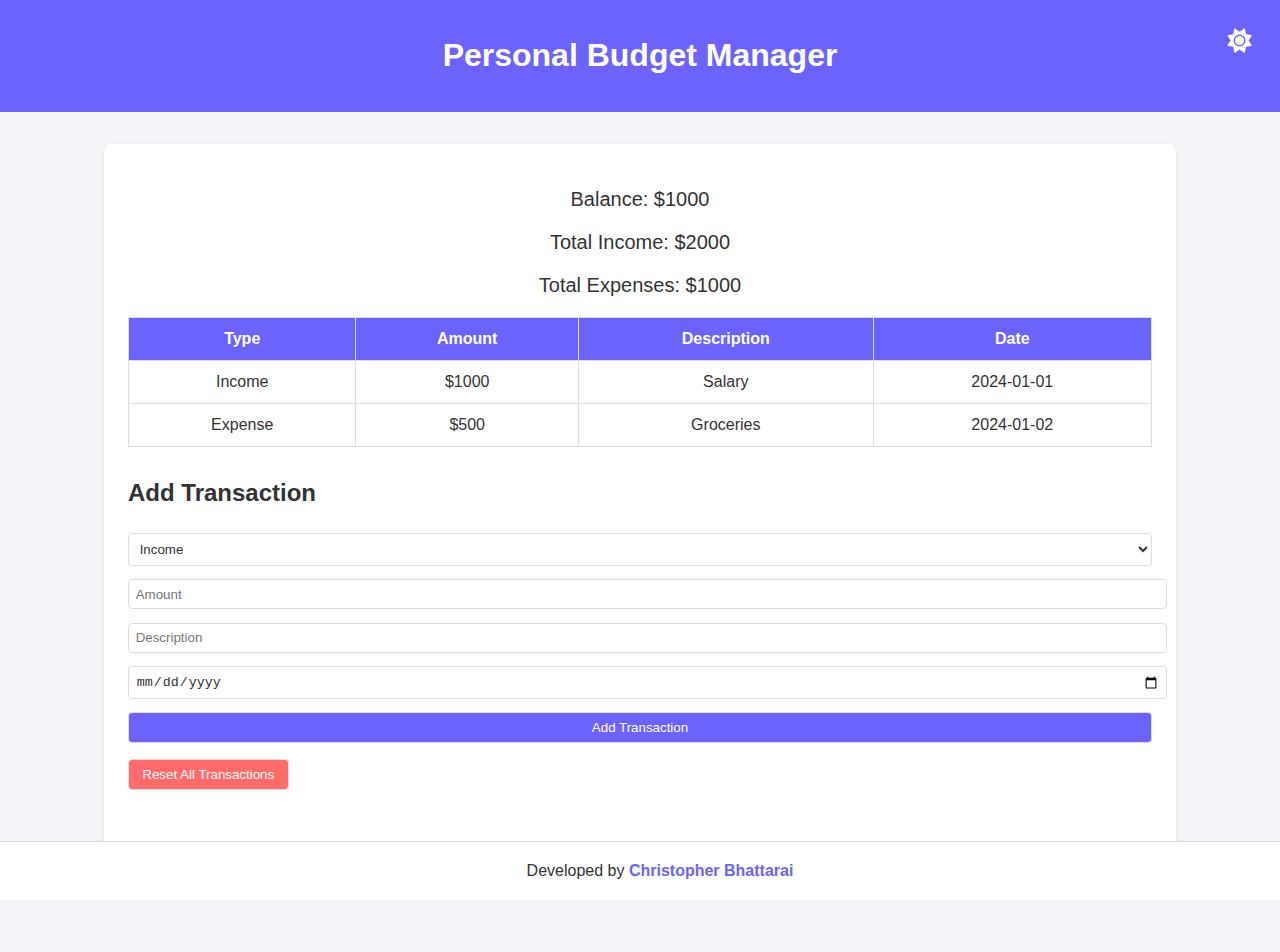
<file: Budget manager.html>
<!DOCTYPE html>
<html lang="en">
<head>
    <meta charset="UTF-8">
    <meta name="viewport" content="width=device-width, initial-scale=1.0">
    <title>Personal Budget Manager</title>
    <link rel="stylesheet" href="https://cdnjs.cloudflare.com/ajax/libs/font-awesome/6.0.0/css/all.min.css">
    <style>
        :root {
            /* Light mode variables */
            --background-color: #f4f4f9;
            --container-bg: white;
            --text-color: #333;
            --header-bg: #6c63ff;
            --border-color: #ddd;
        }

        [data-theme="dark"] {
            /* Dark mode variables */
            --background-color: #1a1a1a;
            --container-bg: #2d2d2d;
            --text-color: #ffffff;
            --header-bg: #4a4499;
            --border-color: #444;
        }

        /* Update existing styles to use variables */
        body {
            background-color: var(--background-color);
            color: var(--text-color);
            font-family: Arial, sans-serif;
            margin: 0;
            padding: 0;
        }

        header {
            background-color: var(--header-bg);
            color: white;
            text-align: center;
            padding: 1em 0;
        }
        .container {
            width: 80%;
            margin: 2em auto 100px auto;
            background: var(--container-bg);
            border-radius: 8px;
            box-shadow: 0 2px 4px rgba(0, 0, 0, 0.1);
            padding: 1.5em;
        }
        table {
            width: 100%;
            border-collapse: collapse;
            margin: 1em 0;
        }
        table, th, td {
            border: 1px solid var(--border-color);
        }
        th, td {
            padding: 0.75em;
            text-align: center;
        }
        th {
            background-color: #6c63ff;
            color: white;
        }
        .balance {
            text-align: center;
            margin: 1em 0;
            font-size: 1.25em;
            color: var(--text-color);
        }
        .form-section {
            margin: 2em 0;
        }
        .form-section input, .form-section select, .form-section button {
            width: 100%;
            padding: 0.5em;
            margin: 0.5em 0;
            border: 1px solid var(--border-color);
            border-radius: 4px;
            background-color: var(--container-bg);
            color: var(--text-color);
        }
        .form-section button {
            background-color: #6c63ff;
            color: white;
            cursor: pointer;
        }
        .form-section button:hover {
            background-color: #574bd9;
        }

        .theme-toggle {
            position: fixed;
            top: 1rem;
            right: 1rem;
            padding: 0.5em;
            font-size: 1.5em;
            background: none;
            border: none;
            color: white;
            cursor: pointer;
        }
    </style>
</head>
<body>
    <button class="theme-toggle" onclick="toggleTheme()">
        <i class="fas fa-sun"></i>
    </button>

    <header>
        <h1>Personal Budget Manager</h1>
    </header>
    <div class="container">
        <div class="balance">
            <p>Balance: $1000</p>
            <p>Total Income: $2000</p>
            <p>Total Expenses: $1000</p>
        </div>
        <table>
            <thead>
                <tr>
                    <th>Type</th>
                    <th>Amount</th>
                    <th>Description</th>
                    <th>Date</th>
                </tr>
            </thead>
            <tbody>
                <tr>
                    <td>Income</td>
                    <td>$1000</td>
                    <td>Salary</td>
                    <td>2024-01-01</td>
                </tr>
                <tr>
                    <td>Expense</td>
                    <td>$500</td>
                    <td>Groceries</td>
                    <td>2024-01-02</td>
                </tr>
            </tbody>
        </table>
        <div class="form-section">
            <h2>Add Transaction</h2>
            <form id="transactionForm" onsubmit="addTransaction(event)">
                <select name="type" required>
                    <option value="Income">Income</option>
                    <option value="Expense">Expense</option>
                </select>
                <input type="number" name="amount" placeholder="Amount" step="0.01" required>
                <input type="text" name="description" placeholder="Description" required>
                <input type="date" name="date" required>
                <button type="submit">Add Transaction</button>
            </form>
            <button onclick="resetTransactions()" style="background-color: #ff6b6b; margin-top: 10px; width: auto; padding: 0.5em 1em;">Reset All Transactions</button>
        </div>
    </div>

    <footer style="text-align: center; padding: 20px; position: fixed; bottom: 0; width: 100%; background-color: var(--container-bg); border-top: 1px solid var(--border-color);">
        <p style="margin: 0;">Developed by <a href="Portfolio.html" class="portfolio-link" style="color: var(--header-bg); text-decoration: none; font-weight: bold;">Christopher Bhattarai</a></p>
    </footer>

    <script>
        let transactions = [];
        
        function updateBalance() {
            const totalIncome = transactions
                .filter(t => t.type === 'Income')
                .reduce((sum, t) => sum + parseFloat(t.amount), 0);
            
            const totalExpense = transactions
                .filter(t => t.type === 'Expense')
                .reduce((sum, t) => sum + parseFloat(t.amount), 0);
            
            const balance = totalIncome - totalExpense;
            
            document.querySelector('.balance').innerHTML = `
                <p>Balance: $${balance.toFixed(2)}</p>
                <p>Total Income: $${totalIncome.toFixed(2)}</p>
                <p>Total Expenses: $${totalExpense.toFixed(2)}</p>
            `;
        }

        function updateTransactionTable() {
            const tbody = document.querySelector('tbody');
            tbody.innerHTML = transactions.map(t => `
                <tr>
                    <td>${t.type}</td>
                    <td>$${parseFloat(t.amount).toFixed(2)}</td>
                    <td>${t.description}</td>
                    <td>${t.date}</td>
                </tr>
            `).join('');
        }

        function addTransaction(event) {
            event.preventDefault();
            const form = event.target;
            const transaction = {
                type: form.type.value,
                amount: form.amount.value,
                description: form.description.value,
                date: form.date.value
            };
            
            transactions.push(transaction);
            updateBalance();
            updateTransactionTable();
            
            // Save to localStorage
            localStorage.setItem('transactions', JSON.stringify(transactions));
            
            // Reset form
            form.reset();
        }

        function resetTransactions() {
            if (confirm('Are you sure you want to reset all transactions?')) {
                transactions = [];
                updateBalance();
                updateTransactionTable();
                localStorage.removeItem('transactions');
            }
        }

        // Load saved transactions on page load
        window.addEventListener('load', () => {
            const savedTransactions = localStorage.getItem('transactions');
            if (savedTransactions) {
                transactions = JSON.parse(savedTransactions);
                updateBalance();
                updateTransactionTable();
            }
            
            const savedTheme = localStorage.getItem('theme') || 'light';
            if (savedTheme === 'dark') {
                document.body.setAttribute('data-theme', 'dark');
                document.querySelector('.theme-toggle i').classList.replace('fa-sun', 'fa-moon');
            }
        });

        function toggleTheme() {
            const body = document.body;
            const icon = document.querySelector('.theme-toggle i');
            
            if (body.getAttribute('data-theme') === 'dark') {
                body.removeAttribute('data-theme');
                icon.classList.remove('fa-moon');
                icon.classList.add('fa-sun');
            } else {
                body.setAttribute('data-theme', 'dark');
                icon.classList.remove('fa-sun');
                icon.classList.add('fa-moon');
            }

            localStorage.setItem('theme', body.getAttribute('data-theme') || 'light');
        }
    </script>
</body>
</html>
</file>
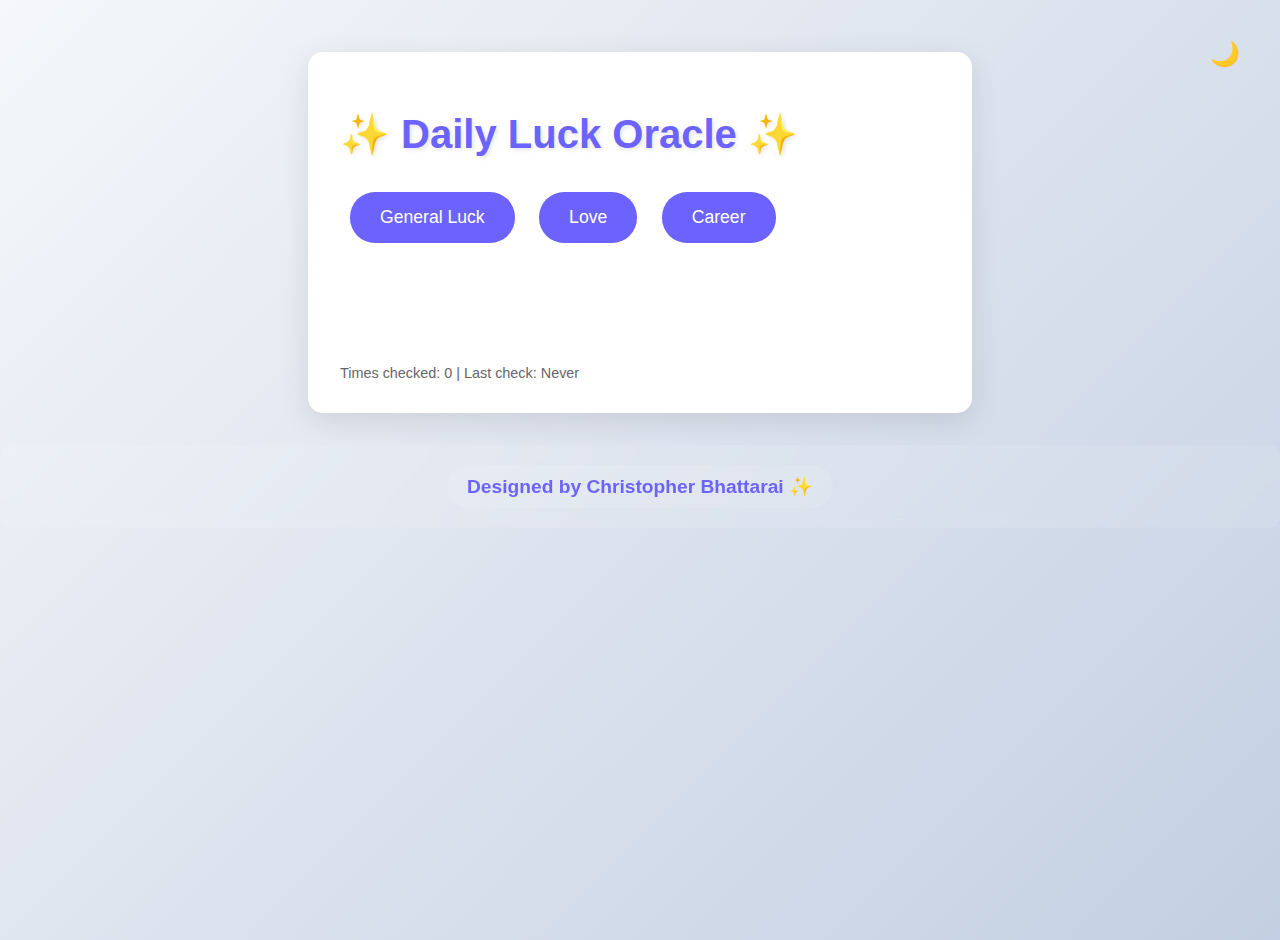
<file: luck.html>
<!DOCTYPE html>
<html lang="en">
<head>
  <meta charset="UTF-8">
  <meta name="viewport" content="width=device-width, initial-scale=1.0">
  <title>✨ Daily Luck Oracle ✨</title>
  <style>
    /* Modern color scheme and styling */
    :root {
      --primary-color: #6c63ff;
      --secondary-color: #4CAF50;
      --background-color: #f5f5f5;
      --text-color: #333;
    }

    body {
      font-family: 'Segoe UI', Tahoma, Geneva, Verdana, sans-serif;
      background-color: var(--background-color);
      min-height: 100vh;
      margin: 0;
      padding: 20px;
      display: flex;
      flex-direction: column;
      align-items: center;
      background-image: linear-gradient(135deg, #f5f7fa 0%, #c3cfe2 100%);
    }

    .container {
      background: white;
      padding: 2rem;
      border-radius: 15px;
      box-shadow: 0 8px 30px rgba(0,0,0,0.1);
      max-width: 600px;
      width: 90%;
      margin-top: 2rem;
    }

    h1 {
      color: var(--primary-color);
      font-size: 2.5rem;
      margin-bottom: 1.5rem;
      text-shadow: 2px 2px 4px rgba(0,0,0,0.1);
    }

    button {
      background-color: var(--primary-color);
      color: white;
      border: none;
      padding: 15px 30px;
      font-size: 1.1rem;
      border-radius: 25px;
      cursor: pointer;
      transition: transform 0.2s, box-shadow 0.2s;
      margin: 10px;
    }

    button:hover {
      transform: translateY(-2px);
      box-shadow: 0 5px 15px rgba(0,0,0,0.2);
    }

    .message {
      font-size: 1.3rem;
      margin: 2rem 0;
      padding: 1.5rem;
      border-radius: 10px;
      background: rgba(255,255,255,0.9);
      box-shadow: 0 4px 15px rgba(0,0,0,0.05);
      opacity: 0;
      transition: opacity 0.5s, transform 0.5s;
    }

    .fade-in {
      opacity: 1;
      transform: translateY(0);
    }

    .stats {
      font-size: 0.9rem;
      color: #666;
      margin-top: 1rem;
    }

    .category-buttons {
      margin: 1rem 0;
    }

    .lucky-number {
      font-size: 1.2rem;
      color: var(--secondary-color);
      margin-top: 1rem;
    }

    @media (max-width: 480px) {
      .container {
        padding: 1rem;
      }
      h1 {
        font-size: 2rem;
      }
      button {
        padding: 12px 24px;
      }
    }

    /* Dark mode styles */
    body.dark-mode {
        background-image: linear-gradient(135deg, #1a1a1a 0%, #2c3e50 100%);
        color: #fff;
    }

    body.dark-mode .container {
        background: #2d2d2d;
        box-shadow: 0 8px 30px rgba(0,0,0,0.3);
    }

    body.dark-mode .message {
        background: rgba(45, 45, 45, 0.9);
        color: #fff;
    }

    /* Theme toggle button */
    #theme-toggle {
        position: fixed;
        top: 20px;
        right: 20px;
        background: transparent;
        border: none;
        font-size: 1.5rem;
        cursor: pointer;
        padding: 10px;
        z-index: 1000;
    }

    /* Footer styles */
    .footer {
        text-align: center;
        padding: 20px;
        margin-top: 2rem;
        width: 100%;
        background: rgba(255, 255, 255, 0.1);
        backdrop-filter: blur(5px);
        border-radius: 10px;
    }

    .footer .logo {
        font-size: 1.2rem;
        font-weight: bold;
        color: var(--primary-color);
        text-decoration: none;
        display: inline-block;
        padding: 10px 20px;
        border-radius: 30px;
        background: rgba(255, 255, 255, 0.1);
        transition: all 0.3s ease;
    }

    .footer .logo:hover {
        transform: translateY(-2px);
        box-shadow: 0 5px 15px rgba(0,0,0,0.2);
    }

    body.dark-mode .footer .logo {
        color: #fff;
        background: rgba(255, 255, 255, 0.05);
    }
  </style>
</head>
<body>
  <div class="container">
    <h1>✨ Daily Luck Oracle ✨</h1>
    
    <div class="category-buttons">
      <button onclick="showLuck('general')">General Luck</button>
      <button onclick="showLuck('love')">Love</button>
      <button onclick="showLuck('career')">Career</button>
    </div>

    <div class="message" id="luckMessage"></div>
    <div class="lucky-number" id="luckyNumber"></div>
    <div class="stats" id="stats"></div>
  </div>

  <button id="theme-toggle">🌙</button>

  <footer class="footer">
    <a href="portfolio.html" class="logo">
        Designed by Christopher Bhattarai ✨
    </a>
  </footer>

  <script>
    // Expanded message categories
    const messages = {
      general: [
        "Today is your lucky day! The stars are aligned in your favor.",
        "A big opportunity is coming your way. Stay alert!",
        "Keep an eye out for small joys - they'll multiply today.",
        "You might encounter a pleasant surprise from an old friend.",
        "Challenges will strengthen you today, embrace them!"
      ],
      love: [
        "Love is in the air! Keep your heart open.",
        "A meaningful connection will spark today.",
        "Your relationship will reach new heights.",
        "Trust your heart's intuition today.",
        "Romance finds those who aren't actively seeking it."
      ],
      career: [
        "A promotion might be coming your way!",
        "Your hard work will be recognized soon.",
        "Network today - an important connection awaits.",
        "Your creative ideas will shine in meetings.",
        "Take that initiative you've been considering."
      ]
    };

    // Track user's interaction statistics
    let stats = JSON.parse(localStorage.getItem('luckStats')) || {
      totalChecks: 0,
      lastCheck: null,
      favoriteCategory: null
    };

    function showLuck(category) {
      // Update stats
      stats.totalChecks++;
      stats.lastCheck = new Date().toISOString();
      stats.favoriteCategory = category;
      localStorage.setItem('luckStats', JSON.stringify(stats));

      // Get and display the message with animation
      const messageElement = document.getElementById('luckMessage');
      messageElement.classList.remove('fade-in');
      
      setTimeout(() => {
        const message = getLuckMessage(category);
        messageElement.textContent = message;
        messageElement.classList.add('fade-in');
        
        // Generate and display lucky number
        const luckyNumber = Math.floor(Math.random() * 100) + 1;
        document.getElementById('luckyNumber').innerHTML = 
          `<span>🎲 Your lucky number today: ${luckyNumber}</span>`;
        
        // Update stats display
        updateStatsDisplay();
      }, 200);
    }

    function getLuckMessage(category) {
      const categoryMessages = messages[category];
      const randomIndex = Math.floor(Math.random() * categoryMessages.length);
      return categoryMessages[randomIndex];
    }

    function updateStatsDisplay() {
      const lastCheck = stats.lastCheck ? new Date(stats.lastCheck).toLocaleDateString() : 'Never';
      document.getElementById('stats').textContent = 
        `Times checked: ${stats.totalChecks} | Last check: ${lastCheck}`;
    }

    // Initialize stats display
    updateStatsDisplay();

    // Theme toggle functionality
    const themeToggle = document.getElementById('theme-toggle');
    const body = document.body;
    
    // Check for saved theme preference
    const savedTheme = localStorage.getItem('theme');
    if (savedTheme === 'dark') {
        body.classList.add('dark-mode');
        themeToggle.textContent = '☀️';
    }

    themeToggle.addEventListener('click', () => {
        body.classList.toggle('dark-mode');
        
        // Update button icon
        if (body.classList.contains('dark-mode')) {
            themeToggle.textContent = '☀️';
            localStorage.setItem('theme', 'dark');
        } else {
            themeToggle.textContent = '🌙';
            localStorage.setItem('theme', 'light');
        }
    });
  </script>
</body>
</html>
</file>
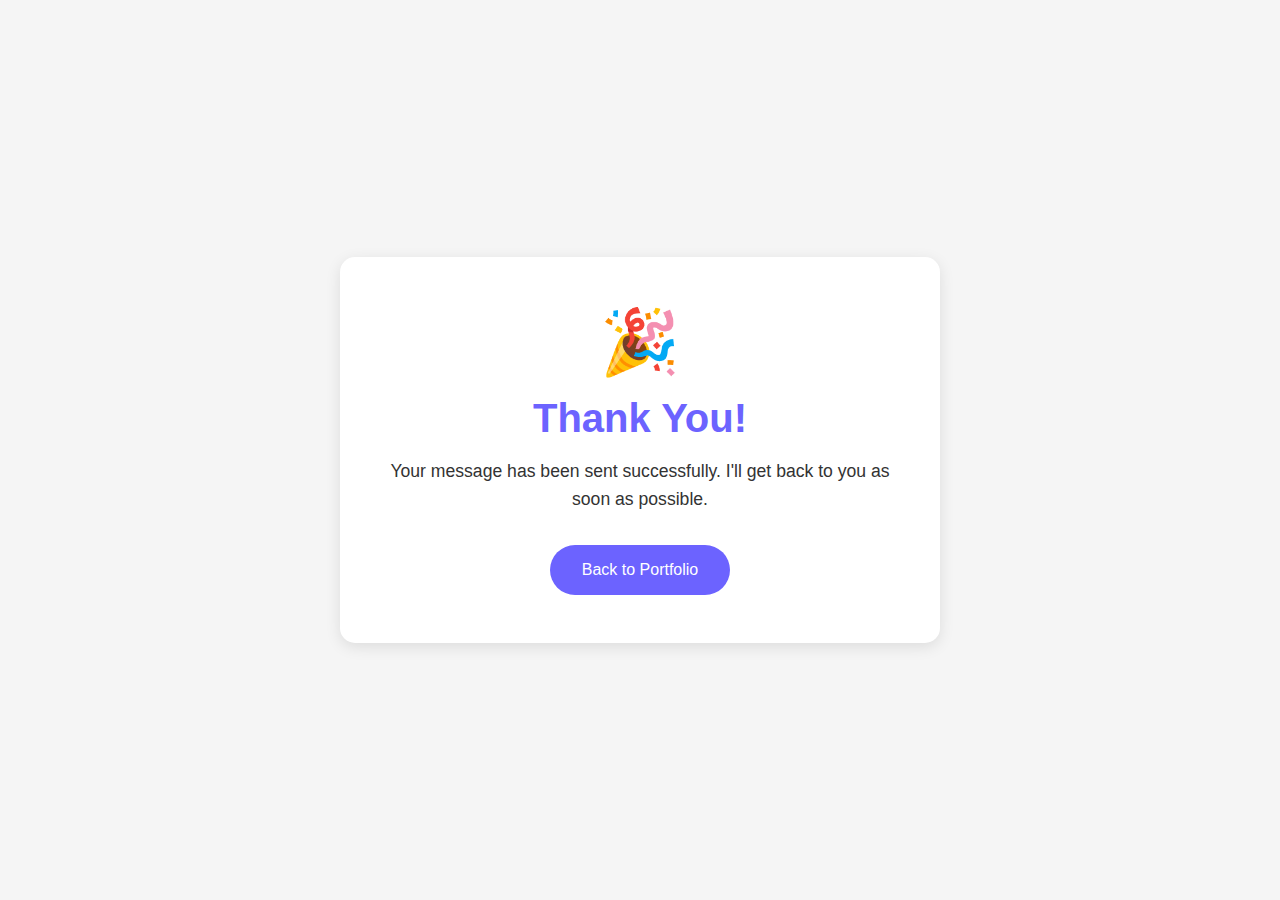
<file: thanks.html>
<!DOCTYPE html>
<html lang="en">
<head>
    <meta charset="UTF-8">
    <meta name="viewport" content="width=device-width, initial-scale=1.0">
    <title>Thank You - Christopher Bhattarai</title>
    <style>
        :root {
            --primary-color: #6c63ff;
            --secondary-color: #4CAF50;
            --background-color: #f5f5f5;
            --text-color: #333;
            --container-bg: white;
        }

        [data-theme="dark"] {
            --background-color: #1a1a1a;
            --text-color: #ffffff;
            --container-bg: #2d2d2d;
            --primary-color: #8b85ff;
            --secondary-color: #66bb6a;
        }

        * {
            margin: 0;
            padding: 0;
            box-sizing: border-box;
        }

        body {
            font-family: 'Segoe UI', Tahoma, Geneva, Verdana, sans-serif;
            background-color: var(--background-color);
            color: var(--text-color);
            min-height: 100vh;
            display: flex;
            flex-direction: column;
            align-items: center;
            justify-content: center;
            text-align: center;
            padding: 2rem;
            transition: background-color 0.3s, color 0.3s;
        }

        .thank-you-container {
            background: var(--container-bg);
            padding: 3rem;
            border-radius: 15px;
            box-shadow: 0 4px 15px rgba(0,0,0,0.1);
            max-width: 600px;
            width: 100%;
        }

        h1 {
            color: var(--primary-color);
            margin-bottom: 1rem;
            font-size: 2.5rem;
        }

        p {
            margin-bottom: 2rem;
            line-height: 1.6;
            font-size: 1.1rem;
        }

        .back-button {
            display: inline-block;
            padding: 1rem 2rem;
            background: var(--primary-color);
            color: white;
            text-decoration: none;
            border-radius: 30px;
            transition: all 0.3s ease;
        }

        .back-button:hover {
            transform: translateY(-2px);
            box-shadow: 0 5px 15px rgba(0,0,0,0.2);
        }

        .success-icon {
            font-size: 4rem;
            margin-bottom: 1rem;
            animation: bounce 1s ease infinite;
        }

        @keyframes bounce {
            0%, 100% { transform: translateY(0); }
            50% { transform: translateY(-20px); }
        }
    </style>
</head>
<body>
    <div class="thank-you-container">
        <div class="success-icon">🎉</div>
        <h1>Thank You!</h1>
        <p>Your message has been sent successfully. I'll get back to you as soon as possible.</p>
        <a href="Portfolio.html" class="back-button">Back to Portfolio</a>
    </div>

    <script>
        // Check for saved theme preference
        const savedTheme = localStorage.getItem('theme') || 'light';
        if (savedTheme === 'dark') {
            document.body.setAttribute('data-theme', 'dark');
        }
    </script>
</body>
</html>
</file>
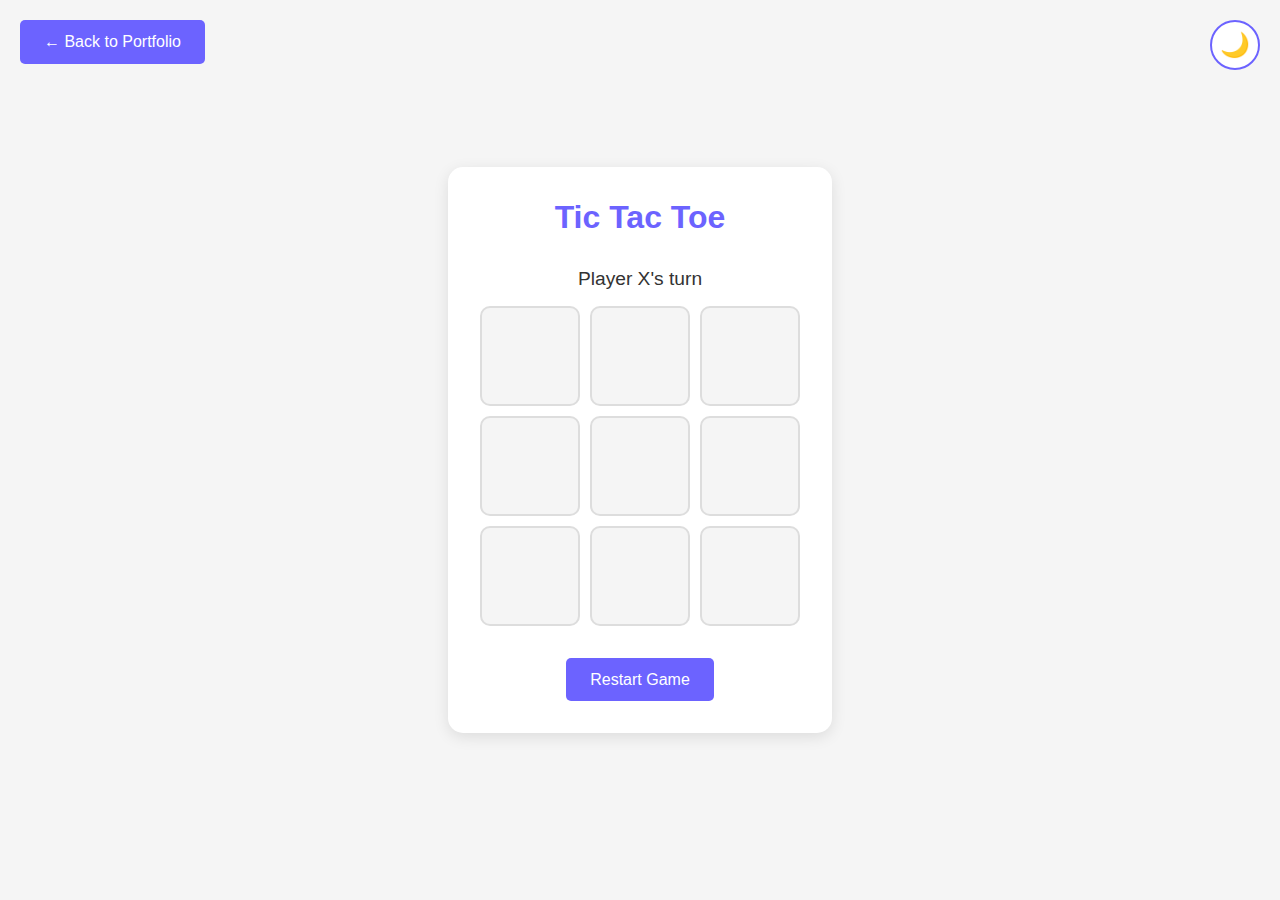
<file: TicTacToe.html>
<!DOCTYPE html>
<html lang="en">
<head>
    <meta charset="UTF-8">
    <meta name="viewport" content="width=device-width, initial-scale=1.0">
    <title>Tic Tac Toe Game</title>
    <style>
        :root {
            --primary-color: #6c63ff;
            --secondary-color: #4CAF50;
            --background-color: #f5f5f5;
            --text-color: #333;
            --container-bg: white;
            --border-color: #ddd;
        }

        [data-theme="dark"] {
            --background-color: #1a1a1a;
            --text-color: #ffffff;
            --container-bg: #2d2d2d;
            --border-color: #444;
            --primary-color: #8b85ff;
            --secondary-color: #66bb6a;
        }

        * {
            margin: 0;
            padding: 0;
            box-sizing: border-box;
        }

        body {
            font-family: 'Segoe UI', Tahoma, Geneva, Verdana, sans-serif;
            background-color: var(--background-color);
            color: var(--text-color);
            min-height: 100vh;
            display: flex;
            flex-direction: column;
            align-items: center;
            justify-content: center;
            transition: background-color 0.3s, color 0.3s;
        }

        .game-container {
            background: var(--container-bg);
            padding: 2rem;
            border-radius: 15px;
            box-shadow: 0 4px 15px rgba(0,0,0,0.1);
            text-align: center;
        }

        h1 {
            color: var(--primary-color);
            margin-bottom: 2rem;
        }

        .status {
            margin-bottom: 1rem;
            font-size: 1.2rem;
            color: var(--text-color);
        }

        .board {
            display: grid;
            grid-template-columns: repeat(3, 1fr);
            gap: 10px;
            margin-bottom: 2rem;
        }

        .cell {
            width: 100px;
            height: 100px;
            background: var(--background-color);
            border: 2px solid var(--border-color);
            border-radius: 10px;
            display: flex;
            align-items: center;
            justify-content: center;
            font-size: 3rem;
            cursor: pointer;
            transition: all 0.3s ease;
        }

        .cell:hover {
            background: var(--primary-color);
            color: white;
            transform: scale(1.05);
        }

        .cell.x {
            color: var(--primary-color);
        }

        .cell.o {
            color: var(--secondary-color);
        }

        .controls {
            display: flex;
            gap: 1rem;
            justify-content: center;
        }

        button {
            padding: 0.8rem 1.5rem;
            background: var(--primary-color);
            color: white;
            border: none;
            border-radius: 5px;
            cursor: pointer;
            font-size: 1rem;
            transition: all 0.3s ease;
        }

        button:hover {
            transform: translateY(-2px);
            box-shadow: 0 4px 15px rgba(0,0,0,0.2);
        }

        #theme-toggle {
            position: fixed;
            top: 20px;
            right: 20px;
            background: var(--container-bg);
            border: 2px solid var(--primary-color);
            font-size: 1.5rem;
            cursor: pointer;
            padding: 10px;
            border-radius: 50%;
            width: 50px;
            height: 50px;
            display: flex;
            align-items: center;
            justify-content: center;
            transition: all 0.3s ease;
        }

        #theme-toggle:hover {
            transform: scale(1.1);
            background: var(--primary-color);
            color: white;
        }

        .back-button {
            position: fixed;
            top: 20px;
            left: 20px;
            padding: 0.8rem 1.5rem;
            background: var(--primary-color);
            color: white;
            text-decoration: none;
            border-radius: 5px;
            transition: all 0.3s ease;
        }

        .back-button:hover {
            transform: translateY(-2px);
            box-shadow: 0 4px 15px rgba(0,0,0,0.2);
        }

        @media (max-width: 400px) {
            .cell {
                width: 80px;
                height: 80px;
                font-size: 2.5rem;
            }
        }

        @keyframes winner {
            0% { transform: scale(1); }
            50% { transform: scale(1.1); }
            100% { transform: scale(1); }
        }

        @keyframes confetti {
            0% { transform: translateY(-100%) rotate(0deg); opacity: 1; }
            100% { transform: translateY(100vh) rotate(360deg); opacity: 0; }
        }

        .cell.winner {
            animation: winner 0.5s ease-in-out infinite;
            background: var(--primary-color);
            color: white;
        }

        .confetti {
            position: fixed;
            width: 10px;
            height: 10px;
            background-color: var(--primary-color);
            pointer-events: none;
            z-index: 1000;
        }

        .win-message {
            position: fixed;
            top: 50%;
            left: 50%;
            transform: translate(-50%, -50%) scale(0);
            background: var(--container-bg);
            padding: 2rem;
            border-radius: 15px;
            box-shadow: 0 4px 15px rgba(0,0,0,0.2);
            z-index: 1000;
            opacity: 0;
            transition: all 0.3s ease;
        }

        .win-message.show {
            transform: translate(-50%, -50%) scale(1);
            opacity: 1;
        }

        .win-message h2 {
            color: var(--primary-color);
            margin-bottom: 1rem;
        }

        .win-message button {
            margin-top: 1rem;
        }
    </style>
</head>
<body>
    <a href="Portfolio.html" class="back-button">← Back to Portfolio</a>
    <button id="theme-toggle">🌙</button>
    
    <div class="game-container">
        <h1>Tic Tac Toe</h1>
        <div class="status" id="status">Player X's turn</div>
        <div class="board" id="board">
            <div class="cell" data-cell></div>
            <div class="cell" data-cell></div>
            <div class="cell" data-cell></div>
            <div class="cell" data-cell></div>
            <div class="cell" data-cell></div>
            <div class="cell" data-cell></div>
            <div class="cell" data-cell></div>
            <div class="cell" data-cell></div>
            <div class="cell" data-cell></div>
        </div>
        <div class="controls">
            <button id="restart">Restart Game</button>
        </div>
    </div>

    <div class="win-message" id="winMessage">
        <h2 id="winText"></h2>
        <button id="playAgain">Play Again</button>
    </div>

    <script>
        const board = document.getElementById('board');
        const cells = document.querySelectorAll('[data-cell]');
        const status = document.getElementById('status');
        const restartButton = document.getElementById('restart');
        const themeToggle = document.getElementById('theme-toggle');
        let currentPlayer = 'X';
        let gameActive = true;
        let gameState = ['', '', '', '', '', '', '', '', ''];

        const winningCombinations = [
            [0, 1, 2], [3, 4, 5], [6, 7, 8], // Rows
            [0, 3, 6], [1, 4, 7], [2, 5, 8], // Columns
            [0, 4, 8], [2, 4, 6] // Diagonals
        ];

        function createConfetti() {
            const colors = ['#6c63ff', '#4CAF50', '#ff6b6b', '#ffd93d'];
            for (let i = 0; i < 50; i++) {
                const confetti = document.createElement('div');
                confetti.className = 'confetti';
                confetti.style.left = Math.random() * 100 + 'vw';
                confetti.style.backgroundColor = colors[Math.floor(Math.random() * colors.length)];
                confetti.style.animation = `confetti ${Math.random() * 3 + 2}s linear forwards`;
                document.body.appendChild(confetti);
                
                // Remove confetti after animation
                setTimeout(() => {
                    confetti.remove();
                }, 5000);
            }
        }

        function showWinMessage(message) {
            const winMessage = document.getElementById('winMessage');
            const winText = document.getElementById('winText');
            winText.textContent = message;
            winMessage.classList.add('show');
            createConfetti();
        }

        function handleWin(winningCombination) {
            winningCombination.forEach(index => {
                cells[index].classList.add('winner');
            });
            showWinMessage(`Player ${currentPlayer} wins! 🎉`);
        }

        function handleCellClick(e) {
            const cell = e.target;
            const cellIndex = Array.from(cells).indexOf(cell);

            if (gameState[cellIndex] !== '' || !gameActive) return;

            gameState[cellIndex] = currentPlayer;
            cell.textContent = currentPlayer;
            cell.classList.add(currentPlayer.toLowerCase());

            const winningCombination = checkWin();
            if (winningCombination) {
                gameActive = false;
                handleWin(winningCombination);
                return;
            }

            if (checkDraw()) {
                gameActive = false;
                status.textContent = "Game ended in a draw!";
                return;
            }

            currentPlayer = currentPlayer === 'X' ? 'O' : 'X';
            status.textContent = `Player ${currentPlayer}'s turn`;
        }

        function checkWin() {
            for (let combination of winningCombinations) {
                if (combination.every(index => gameState[index] === currentPlayer)) {
                    return combination;
                }
            }
            return null;
        }

        function checkDraw() {
            return gameState.every(cell => cell !== '');
        }

        function restartGame() {
            currentPlayer = 'X';
            gameActive = true;
            gameState = ['', '', '', '', '', '', '', '', ''];
            status.textContent = `Player ${currentPlayer}'s turn`;
            cells.forEach(cell => {
                cell.textContent = '';
                cell.classList.remove('x', 'o', 'winner');
            });
            document.getElementById('winMessage').classList.remove('show');
        }

        // Theme toggle functionality
        const savedTheme = localStorage.getItem('theme') || 'light';
        if (savedTheme === 'dark') {
            document.body.setAttribute('data-theme', 'dark');
            themeToggle.textContent = '☀️';
        }

        themeToggle.addEventListener('click', () => {
            if (document.body.getAttribute('data-theme') === 'dark') {
                document.body.removeAttribute('data-theme');
                themeToggle.textContent = '🌙';
                localStorage.setItem('theme', 'light');
            } else {
                document.body.setAttribute('data-theme', 'dark');
                themeToggle.textContent = '☀️';
                localStorage.setItem('theme', 'dark');
            }
        });

        cells.forEach(cell => cell.addEventListener('click', handleCellClick));
        restartButton.addEventListener('click', restartGame);
        document.getElementById('playAgain').addEventListener('click', restartGame);
    </script>
</body>
</html>
</file>
